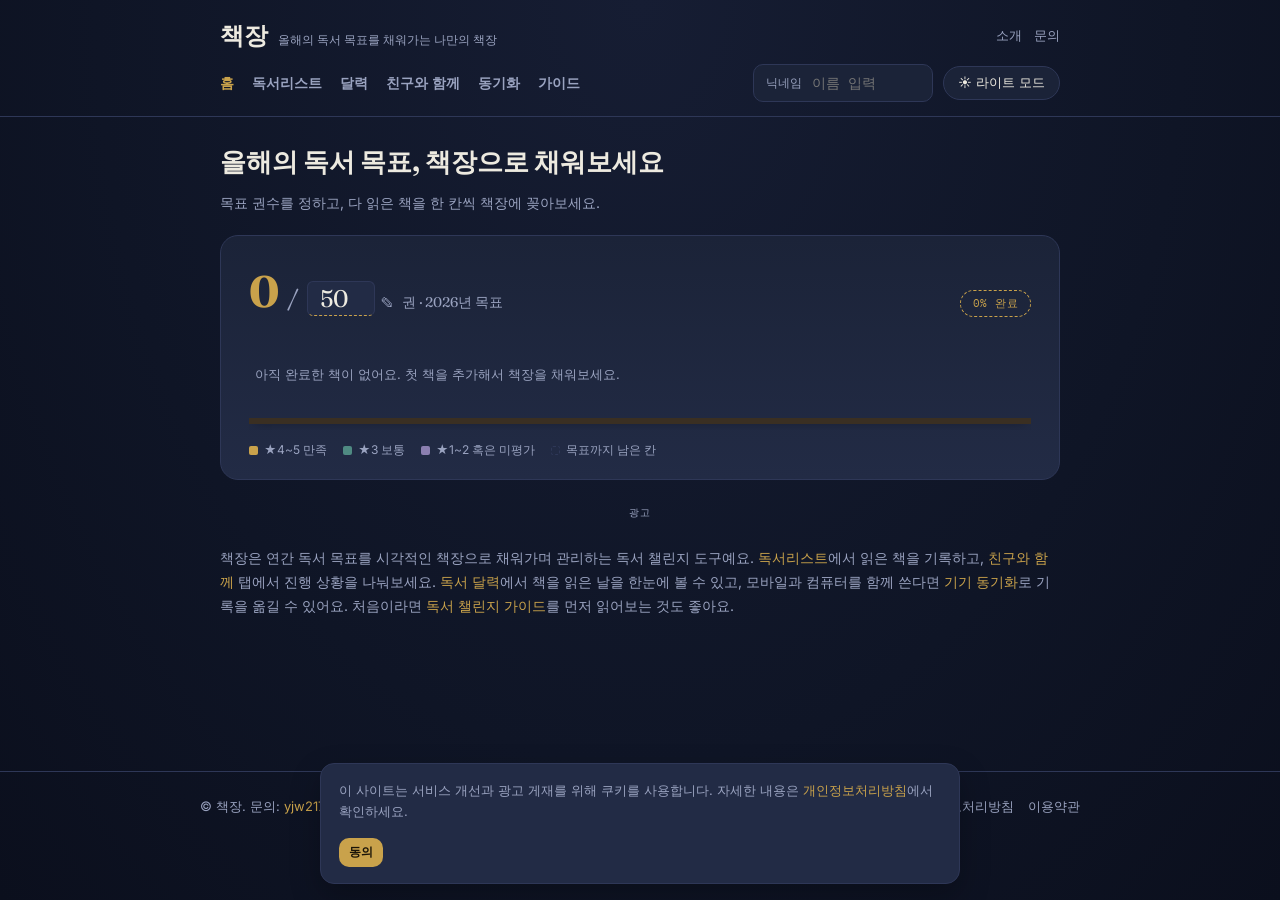
<file: index.html>
<!DOCTYPE html>
<html lang="ko">
<head>
<meta charset="UTF-8" />
<meta name="viewport" content="width=device-width, initial-scale=1.0" />
<title>책장 — 독서 챌린지 · 독서리스트 · 독서 달력</title>
<meta name="description" content="연간 목표 권수를 책장에 채워가는 무료 독서 챌린지. 독서리스트, 읽은 기간 달력, 친구와 진행률 공유까지 회원가입 없이 쓸 수 있어요." />
<link rel="canonical" href="https://book-list-alpha-jade.vercel.app/" />
<meta property="og:title" content="책장 — 독서 챌린지 · 독서리스트 · 독서 달력" />
<meta property="og:description" content="연간 목표 권수를 책장에 채워가는 무료 독서 챌린지. 독서리스트, 읽은 기간 달력, 친구와 진행률 공유까지 회원가입 없이 쓸 수 있어요." />
<meta property="og:type" content="website" />
<meta property="og:url" content="https://book-list-alpha-jade.vercel.app/" />

<meta property="og:site_name" content="책장" />
<meta property="og:locale" content="ko_KR" />
<meta property="og:image" content="https://book-list-alpha-jade.vercel.app/og-image.png" />
<meta property="og:image:width" content="1200" />
<meta property="og:image:height" content="630" />
<meta property="og:image:alt" content="책장 — 독서 챌린지 · 독서리스트 · 독서 달력" />
<meta name="twitter:card" content="summary_large_image" />
<meta name="theme-color" content="#12182B" />
<meta name="robots" content="index,follow,max-image-preview:large" />
<link rel="icon" href="/favicon.ico" sizes="any" />
<link rel="icon" type="image/svg+xml" href="/favicon.svg" />
<link rel="apple-touch-icon" href="/apple-touch-icon.png" />
<meta name="naver-site-verification" content="94036a1381612caa27bb5603e05f2cc52f9e1044" />
<script>
(function(){
  try{
    var t = localStorage.getItem('bookshelf.theme') || 'dark';
    document.documentElement.setAttribute('data-theme', t);
  }catch(e){}
})();
</script>
<link rel="preconnect" href="https://fonts.googleapis.com">
<link rel="preconnect" href="https://fonts.gstatic.com" crossorigin>
<link href="https://fonts.googleapis.com/css2?family=Fraunces:opsz,wght@9..144,400;9..144,600;9..144,700&family=Inter:wght@400;500;600;700&family=IBM+Plex+Mono:wght@400;500&display=swap" rel="stylesheet">
<link rel="stylesheet" href="assets/style.css" />
<script async src="https://pagead2.googlesyndication.com/pagead/js/adsbygoogle.js?client=ca-pub-2557338953436433" crossorigin="anonymous"></script>
<script type="application/ld+json">
{
  "@context": "https://schema.org",
  "@graph": [
    {
      "@type": "WebSite",
      "@id": "https://book-list-alpha-jade.vercel.app/#website",
      "url": "https://book-list-alpha-jade.vercel.app/",
      "name": "책장",
      "description": "연간 목표 권수를 책장에 채워가는 무료 독서 챌린지. 독서리스트, 읽은 기간 달력, 친구와 진행률 공유까지 회원가입 없이 쓸 수 있어요.",
      "inLanguage": "ko-KR",
      "publisher": {
        "@id": "https://book-list-alpha-jade.vercel.app/#org"
      }
    },
    {
      "@type": "WebApplication",
      "@id": "https://book-list-alpha-jade.vercel.app/#app",
      "name": "책장",
      "url": "https://book-list-alpha-jade.vercel.app/",
      "applicationCategory": "LifestyleApplication",
      "operatingSystem": "Web",
      "description": "연간 목표 권수, 읽은 기간, 평점, 한줄평을 기록하고 독서 달력과 친구 진행률 공유까지 제공하는 무료 독서 기록 도구.",
      "inLanguage": "ko-KR",
      "isAccessibleForFree": true,
      "offers": {
        "@type": "Offer",
        "price": "0",
        "priceCurrency": "KRW"
      },
      "featureList": [
        "연간 독서 목표와 책장 시각화",
        "독서리스트(읽는 중·완료·읽고 싶음)",
        "읽은 기간 기록과 독서 달력",
        "링크로 친구와 진행률 공유",
        "코드 기반 기기 간 동기화"
      ]
    },
    {
      "@type": "Organization",
      "@id": "https://book-list-alpha-jade.vercel.app/#org",
      "name": "책장",
      "url": "https://book-list-alpha-jade.vercel.app/",
      "logo": "https://book-list-alpha-jade.vercel.app/apple-touch-icon.png",
      "email": "yjw2172@naver.com",
      "contactPoint": {
        "@type": "ContactPoint",
        "contactType": "customer support",
        "email": "yjw2172@naver.com",
        "availableLanguage": "ko"
      }
    }
  ]
}
</script>
</head>
<body>
<header class="site-header">
  <div class="site-header-inner">
    <div class="header-top">
      <div class="brand">
      <a href="index.html">책장</a>
      <span>올해의 독서 목표를 채워가는 나만의 책장</span>
    </div>
      <nav class="util-nav">
        <a href="about.html" class="">소개</a>
        <a href="contact.html" class="">문의</a>
      </nav>
    </div>
    <div class="header-bottom">
      <nav class="main-nav">
      <a href="index.html" class="active">홈</a>
      <a href="list.html" class="">독서리스트</a>
      <a href="calendar.html" class="">달력</a>
      <a href="board.html" class="">친구와 함께</a>
      <a href="sync.html" class="">동기화</a>
      <a href="guide.html" class="">가이드</a>
    </nav>
      <div class="header-tools">
        <div class="nick-box">
        <label>닉네임</label>
        <input class="nick-input" placeholder="이름 입력" maxlength="14" />
      </div>
        <button class="theme-toggle" id="themeToggle">☀️ 라이트 모드</button>
      </div>
    </div>
  </div>
</header>

<div class="wrap">
  <h1 class="page-title">올해의 독서 목표, 책장으로 채워보세요</h1>
  <p class="page-sub">목표 권수를 정하고, 다 읽은 책을 한 칸씩 책장에 꽂아보세요.</p>
  <div class="hero">
    <div class="hero-top">
      <div class="goal-line">
        <span class="count" id="doneCount">0</span>
        <span class="slash">/</span>
        <span class="goal-edit">
          <input class="goal-input" id="goalInput" type="number" min="1" value="50" title="클릭해서 목표 권수 수정" />
          <span class="goal-edit-icon">✎</span>
        </span>
        <span class="goal-label">권 · <span id="yearLabel"></span>년 목표</span>
      </div>
      <div class="stamp" id="pctStamp">0% 완료</div>
    </div>
    <div class="shelf-scroll"><div class="shelf" id="shelf"></div></div>
    <div class="legend">
      <span><i class="dot" style="background:var(--gold)"></i>★4~5 만족</span>
      <span><i class="dot" style="background:var(--teal)"></i>★3 보통</span>
      <span><i class="dot" style="background:var(--lavender)"></i>★1~2 혹은 미평가</span>
      <span><i class="dot" style="border:1px dashed var(--border);background:transparent"></i>목표까지 남은 칸</span>
    </div>
  </div>

  <div class="ad-slot">
  <div class="ad-label">광고</div>
  <ins class="adsbygoogle"
       style="display:block"
       data-ad-client="ca-pub-2557338953436433"
       data-ad-slot="0000000000"
       data-ad-format="auto"
       data-full-width-responsive="true"></ins>
  <script>(adsbygoogle = window.adsbygoogle || []).push({});</script>
</div>

  <p style="color:var(--text-muted);font-size:14px;line-height:1.7;">
    책장은 연간 독서 목표를 시각적인 책장으로 채워가며 관리하는 독서 챌린지 도구예요.
    <a href="list.html">독서리스트</a>에서 읽은 책을 기록하고, <a href="board.html">친구와 함께</a> 탭에서 진행 상황을 나눠보세요.
    <a href="calendar.html">독서 달력</a>에서 책을 읽은 날을 한눈에 볼 수 있고, 모바일과 컴퓨터를 함께 쓴다면 <a href="sync.html">기기 동기화</a>로 기록을 옮길 수 있어요.
    처음이라면 <a href="guide.html">독서 챌린지 가이드</a>를 먼저 읽어보는 것도 좋아요.
  </p>
</div>
<footer class="site-footer">
  <div class="site-footer-inner">
    <div>&copy; 책장. 문의: <a href="mailto:yjw2172@naver.com">yjw2172@naver.com</a></div>
    <nav>
      <a href="privacy.html">개인정보처리방침</a>
      <a href="terms.html">이용약관</a>
    </nav>
  </div>
</footer>

<script src="assets/app.js"></script>
</body>
</html>
</file>
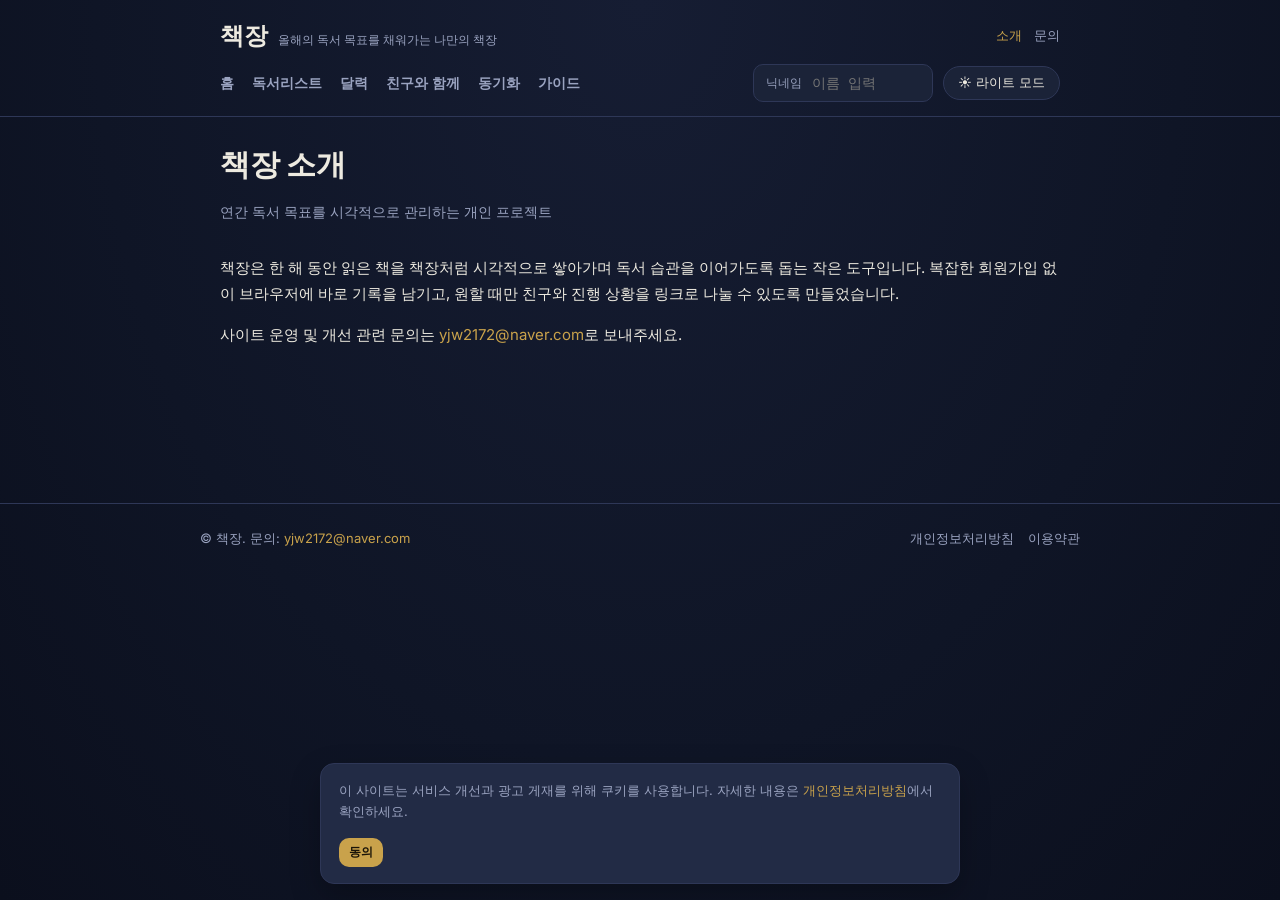
<file: about.html>
<!DOCTYPE html>
<html lang="ko">
<head>
<meta charset="UTF-8" />
<meta name="viewport" content="width=device-width, initial-scale=1.0" />
<title>책장 소개 · 독서 챌린지 도구 — 책장</title>
<meta name="description" content="책장은 연간 독서 목표를 책장 모양으로 채워가며 독서 습관을 이어가도록 돕는 무료 도구예요. 회원가입 없이 브라우저에서 바로 쓸 수 있어요." />
<link rel="canonical" href="https://book-list-alpha-jade.vercel.app/about.html" />
<meta property="og:title" content="책장 소개 · 독서 챌린지 도구 — 책장" />
<meta property="og:description" content="책장은 연간 독서 목표를 책장 모양으로 채워가며 독서 습관을 이어가도록 돕는 무료 도구예요. 회원가입 없이 브라우저에서 바로 쓸 수 있어요." />
<meta property="og:type" content="website" />
<meta property="og:url" content="https://book-list-alpha-jade.vercel.app/about.html" />

<meta property="og:site_name" content="책장" />
<meta property="og:locale" content="ko_KR" />
<meta property="og:image" content="https://book-list-alpha-jade.vercel.app/og-image.png" />
<meta property="og:image:width" content="1200" />
<meta property="og:image:height" content="630" />
<meta property="og:image:alt" content="책장 — 독서 챌린지 · 독서리스트 · 독서 달력" />
<meta name="twitter:card" content="summary_large_image" />
<meta name="theme-color" content="#12182B" />
<meta name="robots" content="index,follow,max-image-preview:large" />
<link rel="icon" href="/favicon.ico" sizes="any" />
<link rel="icon" type="image/svg+xml" href="/favicon.svg" />
<link rel="apple-touch-icon" href="/apple-touch-icon.png" />
<meta name="naver-site-verification" content="94036a1381612caa27bb5603e05f2cc52f9e1044" />
<script>
(function(){
  try{
    var t = localStorage.getItem('bookshelf.theme') || 'dark';
    document.documentElement.setAttribute('data-theme', t);
  }catch(e){}
})();
</script>
<link rel="preconnect" href="https://fonts.googleapis.com">
<link rel="preconnect" href="https://fonts.gstatic.com" crossorigin>
<link href="https://fonts.googleapis.com/css2?family=Fraunces:opsz,wght@9..144,400;9..144,600;9..144,700&family=Inter:wght@400;500;600;700&family=IBM+Plex+Mono:wght@400;500&display=swap" rel="stylesheet">
<link rel="stylesheet" href="assets/style.css" />
<script async src="https://pagead2.googlesyndication.com/pagead/js/adsbygoogle.js?client=ca-pub-2557338953436433" crossorigin="anonymous"></script>
</head>
<body>
<header class="site-header">
  <div class="site-header-inner">
    <div class="header-top">
      <div class="brand">
      <a href="index.html">책장</a>
      <span>올해의 독서 목표를 채워가는 나만의 책장</span>
    </div>
      <nav class="util-nav">
        <a href="about.html" class="active">소개</a>
        <a href="contact.html" class="">문의</a>
      </nav>
    </div>
    <div class="header-bottom">
      <nav class="main-nav">
      <a href="index.html" class="">홈</a>
      <a href="list.html" class="">독서리스트</a>
      <a href="calendar.html" class="">달력</a>
      <a href="board.html" class="">친구와 함께</a>
      <a href="sync.html" class="">동기화</a>
      <a href="guide.html" class="">가이드</a>
    </nav>
      <div class="header-tools">
        <div class="nick-box">
        <label>닉네임</label>
        <input class="nick-input" placeholder="이름 입력" maxlength="14" />
      </div>
        <button class="theme-toggle" id="themeToggle">☀️ 라이트 모드</button>
      </div>
    </div>
  </div>
</header>

<div class="wrap content-page">
  <h1>책장 소개</h1>
  <p class="subtitle">연간 독서 목표를 시각적으로 관리하는 개인 프로젝트</p>
  <p>책장은 한 해 동안 읽은 책을 책장처럼 시각적으로 쌓아가며 독서 습관을 이어가도록 돕는 작은 도구입니다.
  복잡한 회원가입 없이 브라우저에 바로 기록을 남기고, 원할 때만 친구와 진행 상황을 링크로 나눌 수 있도록 만들었습니다.</p>
  <p>사이트 운영 및 개선 관련 문의는 <a href="mailto:yjw2172@naver.com">yjw2172@naver.com</a>로 보내주세요.</p>
</div>
<footer class="site-footer">
  <div class="site-footer-inner">
    <div>&copy; 책장. 문의: <a href="mailto:yjw2172@naver.com">yjw2172@naver.com</a></div>
    <nav>
      <a href="privacy.html">개인정보처리방침</a>
      <a href="terms.html">이용약관</a>
    </nav>
  </div>
</footer>

<script src="assets/app.js"></script>
</body>
</html>
</file>
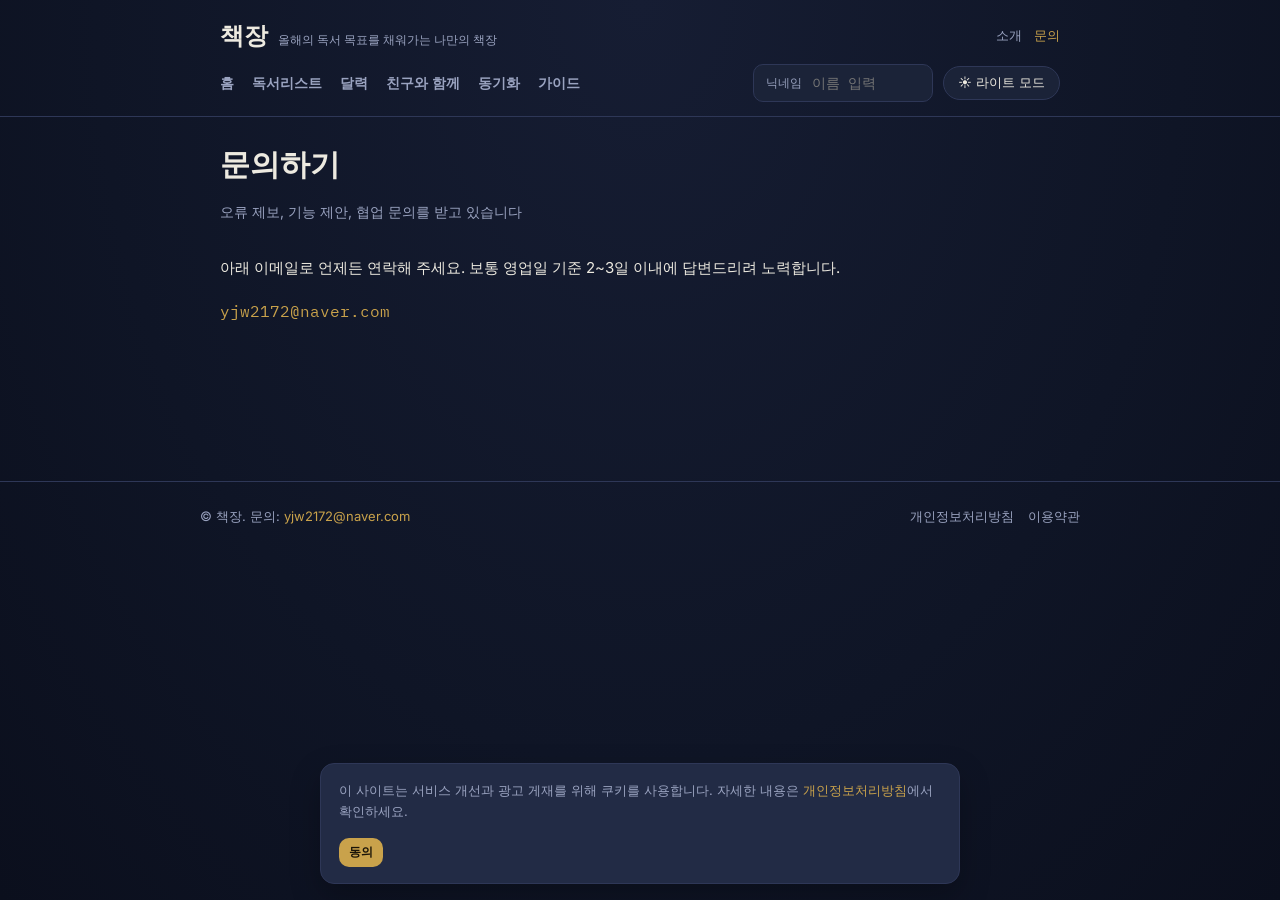
<file: contact.html>
<!DOCTYPE html>
<html lang="ko">
<head>
<meta charset="UTF-8" />
<meta name="viewport" content="width=device-width, initial-scale=1.0" />
<title>문의하기 · 오류 제보와 기능 제안 — 책장</title>
<meta name="description" content="책장 이용 중 오류 제보, 기능 제안, 협업 문의는 이메일(yjw2172@naver.com)로 보내주세요. 영업일 기준 2~3일 이내에 답변드리려 노력해요." />
<link rel="canonical" href="https://book-list-alpha-jade.vercel.app/contact.html" />
<meta property="og:title" content="문의하기 · 오류 제보와 기능 제안 — 책장" />
<meta property="og:description" content="책장 이용 중 오류 제보, 기능 제안, 협업 문의는 이메일(yjw2172@naver.com)로 보내주세요. 영업일 기준 2~3일 이내에 답변드리려 노력해요." />
<meta property="og:type" content="website" />
<meta property="og:url" content="https://book-list-alpha-jade.vercel.app/contact.html" />

<meta property="og:site_name" content="책장" />
<meta property="og:locale" content="ko_KR" />
<meta property="og:image" content="https://book-list-alpha-jade.vercel.app/og-image.png" />
<meta property="og:image:width" content="1200" />
<meta property="og:image:height" content="630" />
<meta property="og:image:alt" content="책장 — 독서 챌린지 · 독서리스트 · 독서 달력" />
<meta name="twitter:card" content="summary_large_image" />
<meta name="theme-color" content="#12182B" />
<meta name="robots" content="index,follow,max-image-preview:large" />
<link rel="icon" href="/favicon.ico" sizes="any" />
<link rel="icon" type="image/svg+xml" href="/favicon.svg" />
<link rel="apple-touch-icon" href="/apple-touch-icon.png" />
<meta name="naver-site-verification" content="94036a1381612caa27bb5603e05f2cc52f9e1044" />
<script>
(function(){
  try{
    var t = localStorage.getItem('bookshelf.theme') || 'dark';
    document.documentElement.setAttribute('data-theme', t);
  }catch(e){}
})();
</script>
<link rel="preconnect" href="https://fonts.googleapis.com">
<link rel="preconnect" href="https://fonts.gstatic.com" crossorigin>
<link href="https://fonts.googleapis.com/css2?family=Fraunces:opsz,wght@9..144,400;9..144,600;9..144,700&family=Inter:wght@400;500;600;700&family=IBM+Plex+Mono:wght@400;500&display=swap" rel="stylesheet">
<link rel="stylesheet" href="assets/style.css" />
<script async src="https://pagead2.googlesyndication.com/pagead/js/adsbygoogle.js?client=ca-pub-2557338953436433" crossorigin="anonymous"></script>
</head>
<body>
<header class="site-header">
  <div class="site-header-inner">
    <div class="header-top">
      <div class="brand">
      <a href="index.html">책장</a>
      <span>올해의 독서 목표를 채워가는 나만의 책장</span>
    </div>
      <nav class="util-nav">
        <a href="about.html" class="">소개</a>
        <a href="contact.html" class="active">문의</a>
      </nav>
    </div>
    <div class="header-bottom">
      <nav class="main-nav">
      <a href="index.html" class="">홈</a>
      <a href="list.html" class="">독서리스트</a>
      <a href="calendar.html" class="">달력</a>
      <a href="board.html" class="">친구와 함께</a>
      <a href="sync.html" class="">동기화</a>
      <a href="guide.html" class="">가이드</a>
    </nav>
      <div class="header-tools">
        <div class="nick-box">
        <label>닉네임</label>
        <input class="nick-input" placeholder="이름 입력" maxlength="14" />
      </div>
        <button class="theme-toggle" id="themeToggle">☀️ 라이트 모드</button>
      </div>
    </div>
  </div>
</header>

<div class="wrap content-page">
  <h1>문의하기</h1>
  <p class="subtitle">오류 제보, 기능 제안, 협업 문의를 받고 있습니다</p>
  <p>아래 이메일로 언제든 연락해 주세요. 보통 영업일 기준 2~3일 이내에 답변드리려 노력합니다.</p>
  <p style="font-family:'IBM Plex Mono', monospace; font-size:16px;">
    <a href="mailto:yjw2172@naver.com">yjw2172@naver.com</a>
  </p>
</div>
<footer class="site-footer">
  <div class="site-footer-inner">
    <div>&copy; 책장. 문의: <a href="mailto:yjw2172@naver.com">yjw2172@naver.com</a></div>
    <nav>
      <a href="privacy.html">개인정보처리방침</a>
      <a href="terms.html">이용약관</a>
    </nav>
  </div>
</footer>

<script src="assets/app.js"></script>
</body>
</html>
</file>
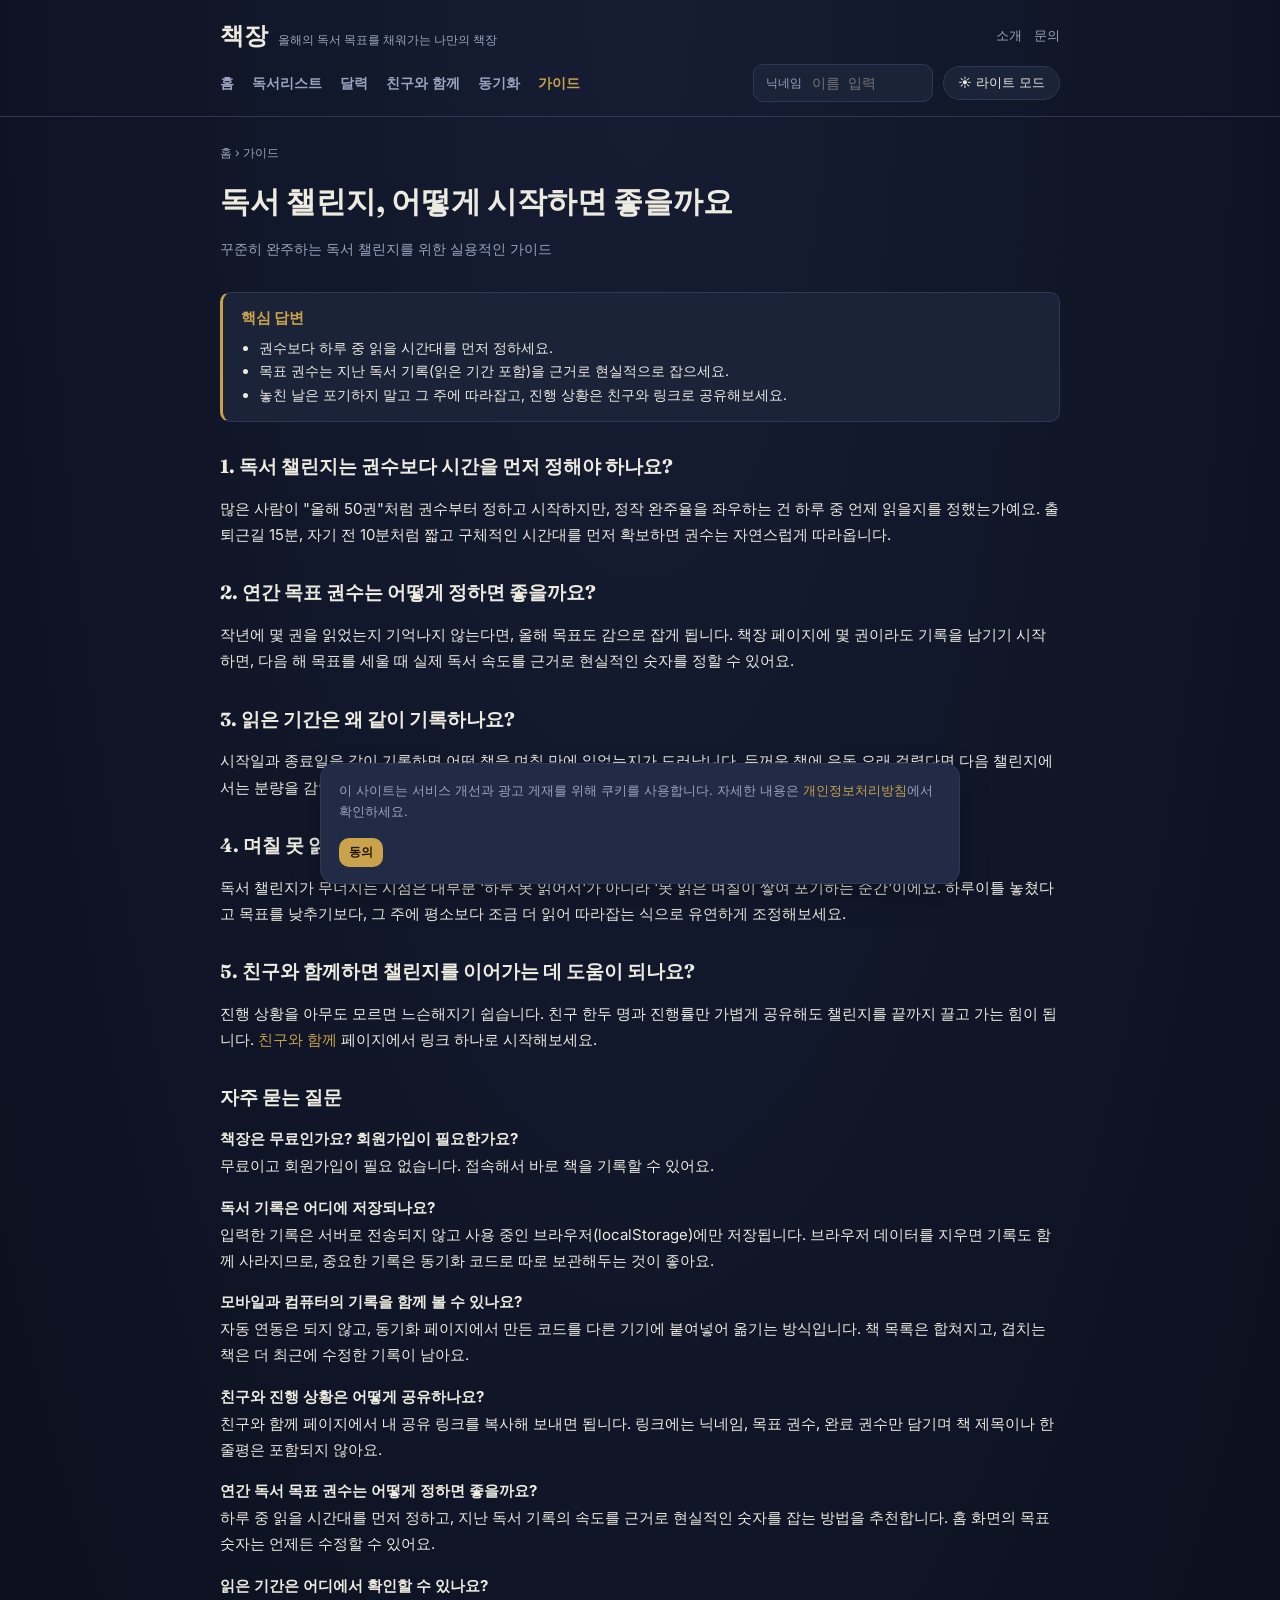
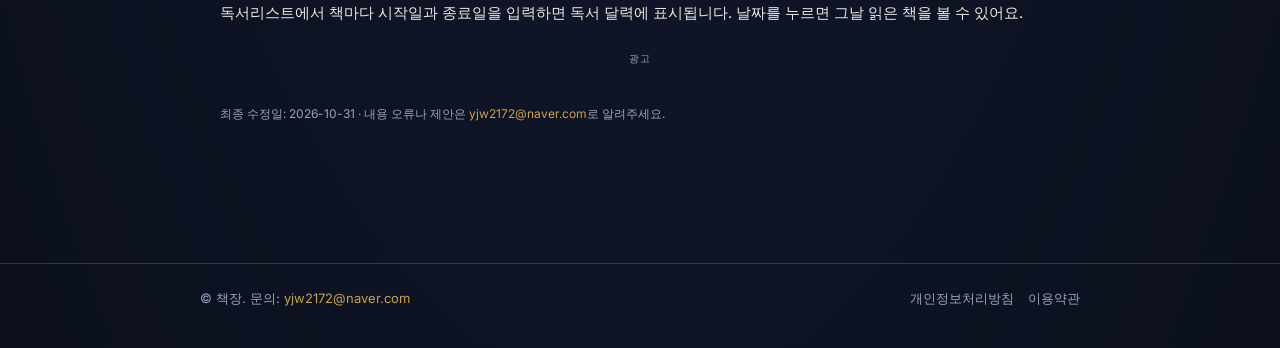
<file: guide.html>
<!DOCTYPE html>
<html lang="ko">
<head>
<meta charset="UTF-8" />
<meta name="viewport" content="width=device-width, initial-scale=1.0" />
<title>독서 챌린지 시작하는 법 — 책장</title>
<meta name="description" content="완주율을 높이는 독서 챌린지 설계법. 목표 권수 정하기, 읽은 기간 기록, 놓친 날 따라잡기, 친구와 함께하기까지 실용 팁과 자주 묻는 질문을 정리했어요." />
<link rel="canonical" href="https://book-list-alpha-jade.vercel.app/guide.html" />
<meta property="og:title" content="독서 챌린지 시작하는 법 — 책장" />
<meta property="og:description" content="완주율을 높이는 독서 챌린지 설계법. 목표 권수 정하기, 읽은 기간 기록, 놓친 날 따라잡기, 친구와 함께하기까지 실용 팁과 자주 묻는 질문을 정리했어요." />
<meta property="og:type" content="article" />
<meta property="og:url" content="https://book-list-alpha-jade.vercel.app/guide.html" />

<meta property="og:site_name" content="책장" />
<meta property="og:locale" content="ko_KR" />
<meta property="og:image" content="https://book-list-alpha-jade.vercel.app/og-image.png" />
<meta property="og:image:width" content="1200" />
<meta property="og:image:height" content="630" />
<meta property="og:image:alt" content="책장 — 독서 챌린지 · 독서리스트 · 독서 달력" />
<meta name="twitter:card" content="summary_large_image" />
<meta name="theme-color" content="#12182B" />
<meta name="robots" content="index,follow,max-image-preview:large" />
<link rel="icon" href="/favicon.ico" sizes="any" />
<link rel="icon" type="image/svg+xml" href="/favicon.svg" />
<link rel="apple-touch-icon" href="/apple-touch-icon.png" />
<meta name="naver-site-verification" content="94036a1381612caa27bb5603e05f2cc52f9e1044" />
<script>
(function(){
  try{
    var t = localStorage.getItem('bookshelf.theme') || 'dark';
    document.documentElement.setAttribute('data-theme', t);
  }catch(e){}
})();
</script>
<link rel="preconnect" href="https://fonts.googleapis.com">
<link rel="preconnect" href="https://fonts.gstatic.com" crossorigin>
<link href="https://fonts.googleapis.com/css2?family=Fraunces:opsz,wght@9..144,400;9..144,600;9..144,700&family=Inter:wght@400;500;600;700&family=IBM+Plex+Mono:wght@400;500&display=swap" rel="stylesheet">
<link rel="stylesheet" href="assets/style.css" />
<script async src="https://pagead2.googlesyndication.com/pagead/js/adsbygoogle.js?client=ca-pub-2557338953436433" crossorigin="anonymous"></script>
<script type="application/ld+json">
{
  "@context": "https://schema.org",
  "@graph": [
    {
      "@type": "Article",
      "@id": "https://book-list-alpha-jade.vercel.app/guide.html#article",
      "headline": "독서 챌린지, 어떻게 시작하면 좋을까요",
      "description": "완주율을 높이는 독서 챌린지 설계법. 목표 권수 정하기, 읽은 기간 기록, 놓친 날 따라잡기, 친구와 함께하기까지 실용 팁과 자주 묻는 질문을 정리했어요.",
      "inLanguage": "ko-KR",
      "datePublished": "2026-10-31",
      "dateModified": "2026-10-31",
      "mainEntityOfPage": "https://book-list-alpha-jade.vercel.app/guide.html",
      "author": {
        "@type": "Organization",
        "name": "책장",
        "url": "https://book-list-alpha-jade.vercel.app/"
      },
      "publisher": {
        "@type": "Organization",
        "name": "책장",
        "url": "https://book-list-alpha-jade.vercel.app/"
      }
    },
    {
      "@type": "BreadcrumbList",
      "itemListElement": [
        {
          "@type": "ListItem",
          "position": 1,
          "name": "홈",
          "item": "https://book-list-alpha-jade.vercel.app/"
        },
        {
          "@type": "ListItem",
          "position": 2,
          "name": "가이드",
          "item": "https://book-list-alpha-jade.vercel.app/guide.html"
        }
      ]
    },
    {
      "@type": "FAQPage",
      "mainEntity": [
        {
          "@type": "Question",
          "name": "책장은 무료인가요? 회원가입이 필요한가요?",
          "acceptedAnswer": {
            "@type": "Answer",
            "text": "무료이고 회원가입이 필요 없습니다. 접속해서 바로 책을 기록할 수 있어요."
          }
        },
        {
          "@type": "Question",
          "name": "독서 기록은 어디에 저장되나요?",
          "acceptedAnswer": {
            "@type": "Answer",
            "text": "입력한 기록은 서버로 전송되지 않고 사용 중인 브라우저(localStorage)에만 저장됩니다. 브라우저 데이터를 지우면 기록도 함께 사라지므로, 중요한 기록은 동기화 코드로 따로 보관해두는 것이 좋아요."
          }
        },
        {
          "@type": "Question",
          "name": "모바일과 컴퓨터의 기록을 함께 볼 수 있나요?",
          "acceptedAnswer": {
            "@type": "Answer",
            "text": "자동 연동은 되지 않고, 동기화 페이지에서 만든 코드를 다른 기기에 붙여넣어 옮기는 방식입니다. 책 목록은 합쳐지고, 겹치는 책은 더 최근에 수정한 기록이 남아요."
          }
        },
        {
          "@type": "Question",
          "name": "친구와 진행 상황은 어떻게 공유하나요?",
          "acceptedAnswer": {
            "@type": "Answer",
            "text": "친구와 함께 페이지에서 내 공유 링크를 복사해 보내면 됩니다. 링크에는 닉네임, 목표 권수, 완료 권수만 담기며 책 제목이나 한줄평은 포함되지 않아요."
          }
        },
        {
          "@type": "Question",
          "name": "연간 독서 목표 권수는 어떻게 정하면 좋을까요?",
          "acceptedAnswer": {
            "@type": "Answer",
            "text": "하루 중 읽을 시간대를 먼저 정하고, 지난 독서 기록의 속도를 근거로 현실적인 숫자를 잡는 방법을 추천합니다. 홈 화면의 목표 숫자는 언제든 수정할 수 있어요."
          }
        },
        {
          "@type": "Question",
          "name": "읽은 기간은 어디에서 확인할 수 있나요?",
          "acceptedAnswer": {
            "@type": "Answer",
            "text": "독서리스트에서 책마다 시작일과 종료일을 입력하면 독서 달력에 표시됩니다. 날짜를 누르면 그날 읽은 책을 볼 수 있어요."
          }
        }
      ]
    }
  ]
}
</script>
</head>
<body>
<header class="site-header">
  <div class="site-header-inner">
    <div class="header-top">
      <div class="brand">
      <a href="index.html">책장</a>
      <span>올해의 독서 목표를 채워가는 나만의 책장</span>
    </div>
      <nav class="util-nav">
        <a href="about.html" class="">소개</a>
        <a href="contact.html" class="">문의</a>
      </nav>
    </div>
    <div class="header-bottom">
      <nav class="main-nav">
      <a href="index.html" class="">홈</a>
      <a href="list.html" class="">독서리스트</a>
      <a href="calendar.html" class="">달력</a>
      <a href="board.html" class="">친구와 함께</a>
      <a href="sync.html" class="">동기화</a>
      <a href="guide.html" class="active">가이드</a>
    </nav>
      <div class="header-tools">
        <div class="nick-box">
        <label>닉네임</label>
        <input class="nick-input" placeholder="이름 입력" maxlength="14" />
      </div>
        <button class="theme-toggle" id="themeToggle">☀️ 라이트 모드</button>
      </div>
    </div>
  </div>
</header>

<div class="wrap content-page">
  <nav class="breadcrumb" aria-label="breadcrumb"><a href="index.html">홈</a> › <span>가이드</span></nav>
  <h1>독서 챌린지, 어떻게 시작하면 좋을까요</h1>
  <p class="subtitle">꾸준히 완주하는 독서 챌린지를 위한 실용적인 가이드</p>
  <div class="summary-box">
    <strong>핵심 답변</strong>
    <ul>
      <li>권수보다 하루 중 읽을 시간대를 먼저 정하세요.</li>
      <li>목표 권수는 지난 독서 기록(읽은 기간 포함)을 근거로 현실적으로 잡으세요.</li>
      <li>놓친 날은 포기하지 말고 그 주에 따라잡고, 진행 상황은 친구와 링크로 공유해보세요.</li>
    </ul>
  </div>


  <h2>1. 독서 챌린지는 권수보다 시간을 먼저 정해야 하나요?</h2>
  <p>많은 사람이 "올해 50권"처럼 권수부터 정하고 시작하지만, 정작 완주율을 좌우하는 건 하루 중 언제 읽을지를 정했는가예요.
  출퇴근길 15분, 자기 전 10분처럼 짧고 구체적인 시간대를 먼저 확보하면 권수는 자연스럽게 따라옵니다.</p>

  <h2>2. 연간 목표 권수는 어떻게 정하면 좋을까요?</h2>
  <p>작년에 몇 권을 읽었는지 기억나지 않는다면, 올해 목표도 감으로 잡게 됩니다. 책장 페이지에 몇 권이라도 기록을 남기기 시작하면,
  다음 해 목표를 세울 때 실제 독서 속도를 근거로 현실적인 숫자를 정할 수 있어요.</p>

  <h2>3. 읽은 기간은 왜 같이 기록하나요?</h2>
  <p>시작일과 종료일을 같이 기록하면 어떤 책을 며칠 만에 읽었는지가 드러납니다. 두꺼운 책에 유독 오래 걸렸다면
  다음 챌린지에서는 분량을 감안해 목표를 조정하는 식으로 활용할 수 있어요.</p>

  <h2>4. 며칠 못 읽었을 때 챌린지를 어떻게 이어가나요?</h2>
  <p>독서 챌린지가 무너지는 시점은 대부분 '하루 못 읽어서'가 아니라 '못 읽은 며칠이 쌓여 포기하는 순간'이에요.
  하루이틀 놓쳤다고 목표를 낮추기보다, 그 주에 평소보다 조금 더 읽어 따라잡는 식으로 유연하게 조정해보세요.</p>

  <h2>5. 친구와 함께하면 챌린지를 이어가는 데 도움이 되나요?</h2>
  <p>진행 상황을 아무도 모르면 느슨해지기 쉽습니다. 친구 한두 명과 진행률만 가볍게 공유해도 챌린지를 끝까지
  끌고 가는 힘이 됩니다. <a href="board.html">친구와 함께</a> 페이지에서 링크 하나로 시작해보세요.</p>

  <h2>자주 묻는 질문</h2>
  <div class="faq-item"><h3>책장은 무료인가요? 회원가입이 필요한가요?</h3><p>무료이고 회원가입이 필요 없습니다. 접속해서 바로 책을 기록할 수 있어요.</p></div>
  <div class="faq-item"><h3>독서 기록은 어디에 저장되나요?</h3><p>입력한 기록은 서버로 전송되지 않고 사용 중인 브라우저(localStorage)에만 저장됩니다. 브라우저 데이터를 지우면 기록도 함께 사라지므로, 중요한 기록은 동기화 코드로 따로 보관해두는 것이 좋아요.</p></div>
  <div class="faq-item"><h3>모바일과 컴퓨터의 기록을 함께 볼 수 있나요?</h3><p>자동 연동은 되지 않고, 동기화 페이지에서 만든 코드를 다른 기기에 붙여넣어 옮기는 방식입니다. 책 목록은 합쳐지고, 겹치는 책은 더 최근에 수정한 기록이 남아요.</p></div>
  <div class="faq-item"><h3>친구와 진행 상황은 어떻게 공유하나요?</h3><p>친구와 함께 페이지에서 내 공유 링크를 복사해 보내면 됩니다. 링크에는 닉네임, 목표 권수, 완료 권수만 담기며 책 제목이나 한줄평은 포함되지 않아요.</p></div>
  <div class="faq-item"><h3>연간 독서 목표 권수는 어떻게 정하면 좋을까요?</h3><p>하루 중 읽을 시간대를 먼저 정하고, 지난 독서 기록의 속도를 근거로 현실적인 숫자를 잡는 방법을 추천합니다. 홈 화면의 목표 숫자는 언제든 수정할 수 있어요.</p></div>
  <div class="faq-item"><h3>읽은 기간은 어디에서 확인할 수 있나요?</h3><p>독서리스트에서 책마다 시작일과 종료일을 입력하면 독서 달력에 표시됩니다. 날짜를 누르면 그날 읽은 책을 볼 수 있어요.</p></div>

  <div class="ad-slot">
  <div class="ad-label">광고</div>
  <ins class="adsbygoogle"
       style="display:block"
       data-ad-client="ca-pub-2557338953436433"
       data-ad-slot="0000000000"
       data-ad-format="auto"
       data-full-width-responsive="true"></ins>
  <script>(adsbygoogle = window.adsbygoogle || []).push({});</script>
</div>

  <div class="updated">최종 수정일: 2026-10-31 · 내용 오류나 제안은 <a href="mailto:yjw2172@naver.com">yjw2172@naver.com</a>로 알려주세요.</div>
</div>
<footer class="site-footer">
  <div class="site-footer-inner">
    <div>&copy; 책장. 문의: <a href="mailto:yjw2172@naver.com">yjw2172@naver.com</a></div>
    <nav>
      <a href="privacy.html">개인정보처리방침</a>
      <a href="terms.html">이용약관</a>
    </nav>
  </div>
</footer>

<script src="assets/app.js"></script>
</body>
</html>
</file>
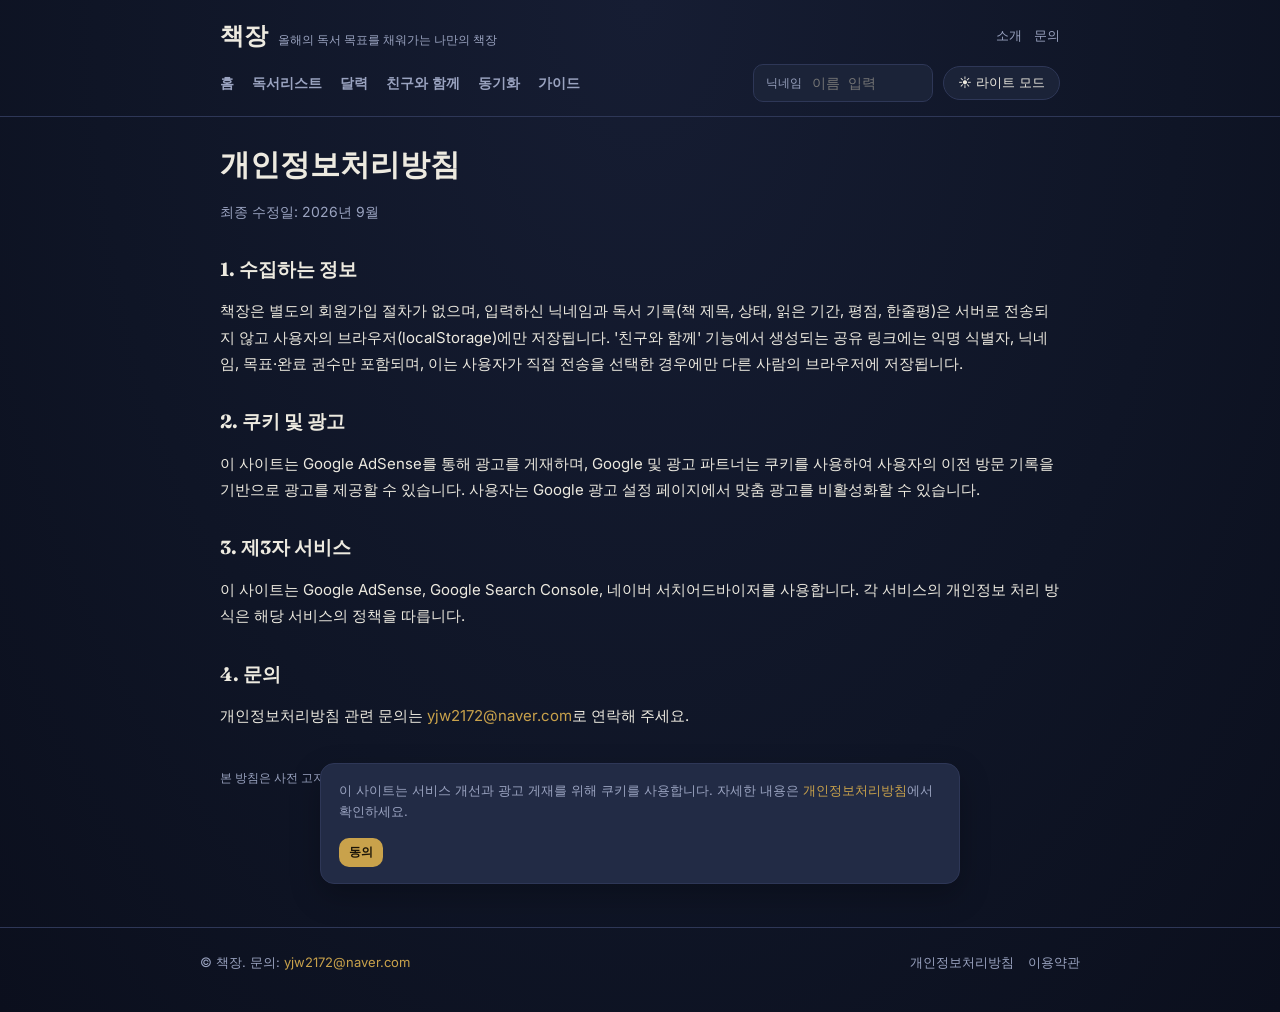
<file: privacy.html>
<!DOCTYPE html>
<html lang="ko">
<head>
<meta charset="UTF-8" />
<meta name="viewport" content="width=device-width, initial-scale=1.0" />
<title>개인정보처리방침 — 책장</title>
<meta name="description" content="책장의 개인정보처리방침이에요. 입력한 독서 기록은 서버로 전송되지 않고 브라우저에만 저장되며, 광고 쿠키 사용 안내와 문의 방법을 담고 있어요." />
<link rel="canonical" href="https://book-list-alpha-jade.vercel.app/privacy.html" />
<meta property="og:title" content="개인정보처리방침 — 책장" />
<meta property="og:description" content="책장의 개인정보처리방침이에요. 입력한 독서 기록은 서버로 전송되지 않고 브라우저에만 저장되며, 광고 쿠키 사용 안내와 문의 방법을 담고 있어요." />
<meta property="og:type" content="website" />
<meta property="og:url" content="https://book-list-alpha-jade.vercel.app/privacy.html" />

<meta property="og:site_name" content="책장" />
<meta property="og:locale" content="ko_KR" />
<meta property="og:image" content="https://book-list-alpha-jade.vercel.app/og-image.png" />
<meta property="og:image:width" content="1200" />
<meta property="og:image:height" content="630" />
<meta property="og:image:alt" content="책장 — 독서 챌린지 · 독서리스트 · 독서 달력" />
<meta name="twitter:card" content="summary_large_image" />
<meta name="theme-color" content="#12182B" />
<meta name="robots" content="index,follow,max-image-preview:large" />
<link rel="icon" href="/favicon.ico" sizes="any" />
<link rel="icon" type="image/svg+xml" href="/favicon.svg" />
<link rel="apple-touch-icon" href="/apple-touch-icon.png" />
<meta name="naver-site-verification" content="94036a1381612caa27bb5603e05f2cc52f9e1044" />
<script>
(function(){
  try{
    var t = localStorage.getItem('bookshelf.theme') || 'dark';
    document.documentElement.setAttribute('data-theme', t);
  }catch(e){}
})();
</script>
<link rel="preconnect" href="https://fonts.googleapis.com">
<link rel="preconnect" href="https://fonts.gstatic.com" crossorigin>
<link href="https://fonts.googleapis.com/css2?family=Fraunces:opsz,wght@9..144,400;9..144,600;9..144,700&family=Inter:wght@400;500;600;700&family=IBM+Plex+Mono:wght@400;500&display=swap" rel="stylesheet">
<link rel="stylesheet" href="assets/style.css" />
<script async src="https://pagead2.googlesyndication.com/pagead/js/adsbygoogle.js?client=ca-pub-2557338953436433" crossorigin="anonymous"></script>
</head>
<body>
<header class="site-header">
  <div class="site-header-inner">
    <div class="header-top">
      <div class="brand">
      <a href="index.html">책장</a>
      <span>올해의 독서 목표를 채워가는 나만의 책장</span>
    </div>
      <nav class="util-nav">
        <a href="about.html" class="">소개</a>
        <a href="contact.html" class="">문의</a>
      </nav>
    </div>
    <div class="header-bottom">
      <nav class="main-nav">
      <a href="index.html" class="">홈</a>
      <a href="list.html" class="">독서리스트</a>
      <a href="calendar.html" class="">달력</a>
      <a href="board.html" class="">친구와 함께</a>
      <a href="sync.html" class="">동기화</a>
      <a href="guide.html" class="">가이드</a>
    </nav>
      <div class="header-tools">
        <div class="nick-box">
        <label>닉네임</label>
        <input class="nick-input" placeholder="이름 입력" maxlength="14" />
      </div>
        <button class="theme-toggle" id="themeToggle">☀️ 라이트 모드</button>
      </div>
    </div>
  </div>
</header>

<div class="wrap content-page">
  <h1>개인정보처리방침</h1>
  <p class="subtitle">최종 수정일: 2026년 9월</p>

  <h2>1. 수집하는 정보</h2>
  <p>책장은 별도의 회원가입 절차가 없으며, 입력하신 닉네임과 독서 기록(책 제목, 상태, 읽은 기간, 평점, 한줄평)은
  서버로 전송되지 않고 사용자의 브라우저(localStorage)에만 저장됩니다. '친구와 함께' 기능에서 생성되는 공유 링크에는
  익명 식별자, 닉네임, 목표·완료 권수만 포함되며, 이는 사용자가 직접 전송을 선택한 경우에만 다른 사람의 브라우저에 저장됩니다.</p>

  <h2>2. 쿠키 및 광고</h2>
  <p>이 사이트는 Google AdSense를 통해 광고를 게재하며, Google 및 광고 파트너는 쿠키를 사용하여 사용자의 이전
  방문 기록을 기반으로 광고를 제공할 수 있습니다. 사용자는 Google 광고 설정 페이지에서 맞춤 광고를 비활성화할 수 있습니다.</p>

  <h2>3. 제3자 서비스</h2>
  <p>이 사이트는 Google AdSense, Google Search Console, 네이버 서치어드바이저를 사용합니다. 각 서비스의 개인정보 처리
  방식은 해당 서비스의 정책을 따릅니다.</p>

  <h2>4. 문의</h2>
  <p>개인정보처리방침 관련 문의는 <a href="mailto:yjw2172@naver.com">yjw2172@naver.com</a>로 연락해 주세요.</p>

  <div class="updated">본 방침은 사전 고지 없이 변경될 수 있습니다.</div>
</div>
<footer class="site-footer">
  <div class="site-footer-inner">
    <div>&copy; 책장. 문의: <a href="mailto:yjw2172@naver.com">yjw2172@naver.com</a></div>
    <nav>
      <a href="privacy.html">개인정보처리방침</a>
      <a href="terms.html">이용약관</a>
    </nav>
  </div>
</footer>

<script src="assets/app.js"></script>
</body>
</html>
</file>
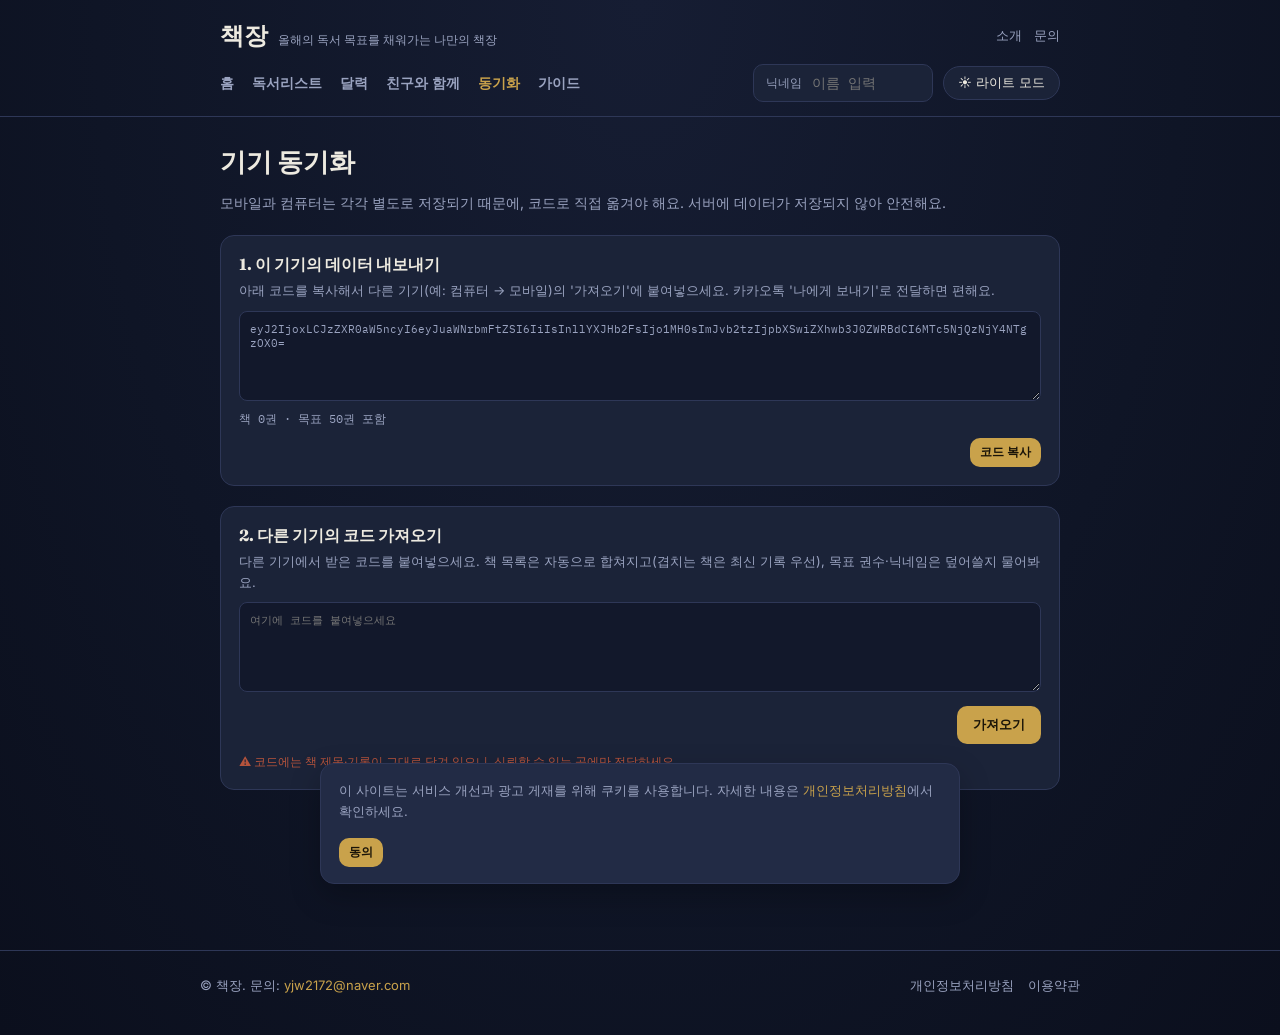
<file: sync.html>
<!DOCTYPE html>
<html lang="ko">
<head>
<meta charset="UTF-8" />
<meta name="viewport" content="width=device-width, initial-scale=1.0" />
<title>기기 동기화 — 책장</title>
<meta name="description" content="코드 하나로 모바일과 컴퓨터의 독서 기록을 동기화하세요." />
<link rel="canonical" href="https://book-list-alpha-jade.vercel.app/sync.html" />
<meta property="og:title" content="기기 동기화 — 책장" />
<meta property="og:description" content="코드 하나로 모바일과 컴퓨터의 독서 기록을 동기화하세요." />
<meta property="og:type" content="website" />
<meta property="og:url" content="https://book-list-alpha-jade.vercel.app/sync.html" />

<meta property="og:site_name" content="책장" />
<meta property="og:locale" content="ko_KR" />
<meta property="og:image" content="https://book-list-alpha-jade.vercel.app/og-image.png" />
<meta property="og:image:width" content="1200" />
<meta property="og:image:height" content="630" />
<meta property="og:image:alt" content="책장 — 독서 챌린지 · 독서리스트 · 독서 달력" />
<meta name="twitter:card" content="summary_large_image" />
<meta name="theme-color" content="#12182B" />
<meta name="robots" content="noindex,follow" />
<link rel="icon" href="/favicon.ico" sizes="any" />
<link rel="icon" type="image/svg+xml" href="/favicon.svg" />
<link rel="apple-touch-icon" href="/apple-touch-icon.png" />
<meta name="naver-site-verification" content="94036a1381612caa27bb5603e05f2cc52f9e1044" />
<script>
(function(){
  try{
    var t = localStorage.getItem('bookshelf.theme') || 'dark';
    document.documentElement.setAttribute('data-theme', t);
  }catch(e){}
})();
</script>
<link rel="preconnect" href="https://fonts.googleapis.com">
<link rel="preconnect" href="https://fonts.gstatic.com" crossorigin>
<link href="https://fonts.googleapis.com/css2?family=Fraunces:opsz,wght@9..144,400;9..144,600;9..144,700&family=Inter:wght@400;500;600;700&family=IBM+Plex+Mono:wght@400;500&display=swap" rel="stylesheet">
<link rel="stylesheet" href="assets/style.css" />
<script async src="https://pagead2.googlesyndication.com/pagead/js/adsbygoogle.js?client=ca-pub-2557338953436433" crossorigin="anonymous"></script>
</head>
<body>
<header class="site-header">
  <div class="site-header-inner">
    <div class="header-top">
      <div class="brand">
      <a href="index.html">책장</a>
      <span>올해의 독서 목표를 채워가는 나만의 책장</span>
    </div>
      <nav class="util-nav">
        <a href="about.html" class="">소개</a>
        <a href="contact.html" class="">문의</a>
      </nav>
    </div>
    <div class="header-bottom">
      <nav class="main-nav">
      <a href="index.html" class="">홈</a>
      <a href="list.html" class="">독서리스트</a>
      <a href="calendar.html" class="">달력</a>
      <a href="board.html" class="">친구와 함께</a>
      <a href="sync.html" class="active">동기화</a>
      <a href="guide.html" class="">가이드</a>
    </nav>
      <div class="header-tools">
        <div class="nick-box">
        <label>닉네임</label>
        <input class="nick-input" placeholder="이름 입력" maxlength="14" />
      </div>
        <button class="theme-toggle" id="themeToggle">☀️ 라이트 모드</button>
      </div>
    </div>
  </div>
</header>

<div class="wrap">
  <h1 class="page-title">기기 동기화</h1>
  <p class="page-sub">모바일과 컴퓨터는 각각 별도로 저장되기 때문에, 코드로 직접 옮겨야 해요. 서버에 데이터가 저장되지 않아 안전해요.</p>

  <div class="sync-card">
    <h3>1. 이 기기의 데이터 내보내기</h3>
    <div class="txt">아래 코드를 복사해서 다른 기기(예: 컴퓨터 → 모바일)의 '가져오기'에 붙여넣으세요. 카카오톡 '나에게 보내기'로 전달하면 편해요.</div>
    <textarea id="exportCode" class="sync-code" readonly></textarea>
    <div class="sync-info" id="exportInfo"></div>
    <div class="sync-actions"><button class="btn small" id="copyExportBtn">코드 복사</button></div>
  </div>

  <div class="sync-card">
    <h3>2. 다른 기기의 코드 가져오기</h3>
    <div class="txt">다른 기기에서 받은 코드를 붙여넣으세요. 책 목록은 자동으로 합쳐지고(겹치는 책은 최신 기록 우선), 목표 권수·닉네임은 덮어쓸지 물어봐요.</div>
    <textarea id="importCode" class="sync-code" placeholder="여기에 코드를 붙여넣으세요"></textarea>
    <div class="sync-actions"><button class="btn" id="importBtn">가져오기</button></div>
    <div class="sync-warning">⚠ 코드에는 책 제목·기록이 그대로 담겨 있으니, 신뢰할 수 있는 곳에만 전달하세요.</div>
  </div>

  </div>
<footer class="site-footer">
  <div class="site-footer-inner">
    <div>&copy; 책장. 문의: <a href="mailto:yjw2172@naver.com">yjw2172@naver.com</a></div>
    <nav>
      <a href="privacy.html">개인정보처리방침</a>
      <a href="terms.html">이용약관</a>
    </nav>
  </div>
</footer>

<script src="assets/app.js"></script>
</body>
</html>
</file>
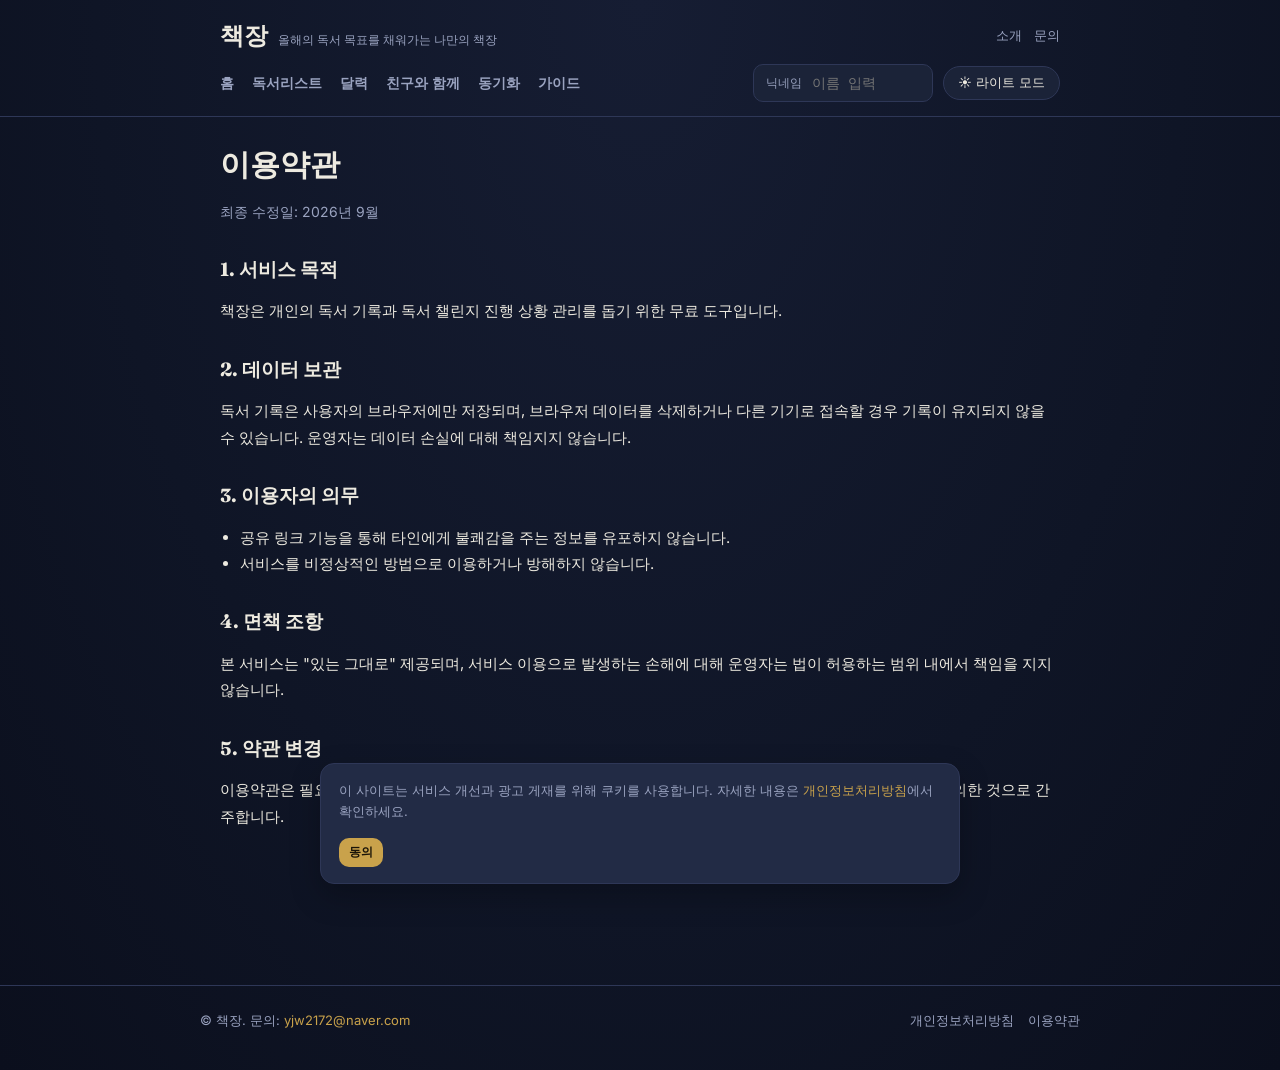
<file: terms.html>
<!DOCTYPE html>
<html lang="ko">
<head>
<meta charset="UTF-8" />
<meta name="viewport" content="width=device-width, initial-scale=1.0" />
<title>이용약관 — 책장</title>
<meta name="description" content="책장 이용약관이에요. 서비스 목적, 브라우저 저장 데이터의 보관과 손실, 이용자의 의무, 면책 조항, 약관 변경에 대해 안내해요." />
<link rel="canonical" href="https://book-list-alpha-jade.vercel.app/terms.html" />
<meta property="og:title" content="이용약관 — 책장" />
<meta property="og:description" content="책장 이용약관이에요. 서비스 목적, 브라우저 저장 데이터의 보관과 손실, 이용자의 의무, 면책 조항, 약관 변경에 대해 안내해요." />
<meta property="og:type" content="website" />
<meta property="og:url" content="https://book-list-alpha-jade.vercel.app/terms.html" />

<meta property="og:site_name" content="책장" />
<meta property="og:locale" content="ko_KR" />
<meta property="og:image" content="https://book-list-alpha-jade.vercel.app/og-image.png" />
<meta property="og:image:width" content="1200" />
<meta property="og:image:height" content="630" />
<meta property="og:image:alt" content="책장 — 독서 챌린지 · 독서리스트 · 독서 달력" />
<meta name="twitter:card" content="summary_large_image" />
<meta name="theme-color" content="#12182B" />
<meta name="robots" content="index,follow,max-image-preview:large" />
<link rel="icon" href="/favicon.ico" sizes="any" />
<link rel="icon" type="image/svg+xml" href="/favicon.svg" />
<link rel="apple-touch-icon" href="/apple-touch-icon.png" />
<meta name="naver-site-verification" content="94036a1381612caa27bb5603e05f2cc52f9e1044" />
<script>
(function(){
  try{
    var t = localStorage.getItem('bookshelf.theme') || 'dark';
    document.documentElement.setAttribute('data-theme', t);
  }catch(e){}
})();
</script>
<link rel="preconnect" href="https://fonts.googleapis.com">
<link rel="preconnect" href="https://fonts.gstatic.com" crossorigin>
<link href="https://fonts.googleapis.com/css2?family=Fraunces:opsz,wght@9..144,400;9..144,600;9..144,700&family=Inter:wght@400;500;600;700&family=IBM+Plex+Mono:wght@400;500&display=swap" rel="stylesheet">
<link rel="stylesheet" href="assets/style.css" />
<script async src="https://pagead2.googlesyndication.com/pagead/js/adsbygoogle.js?client=ca-pub-2557338953436433" crossorigin="anonymous"></script>
</head>
<body>
<header class="site-header">
  <div class="site-header-inner">
    <div class="header-top">
      <div class="brand">
      <a href="index.html">책장</a>
      <span>올해의 독서 목표를 채워가는 나만의 책장</span>
    </div>
      <nav class="util-nav">
        <a href="about.html" class="">소개</a>
        <a href="contact.html" class="">문의</a>
      </nav>
    </div>
    <div class="header-bottom">
      <nav class="main-nav">
      <a href="index.html" class="">홈</a>
      <a href="list.html" class="">독서리스트</a>
      <a href="calendar.html" class="">달력</a>
      <a href="board.html" class="">친구와 함께</a>
      <a href="sync.html" class="">동기화</a>
      <a href="guide.html" class="">가이드</a>
    </nav>
      <div class="header-tools">
        <div class="nick-box">
        <label>닉네임</label>
        <input class="nick-input" placeholder="이름 입력" maxlength="14" />
      </div>
        <button class="theme-toggle" id="themeToggle">☀️ 라이트 모드</button>
      </div>
    </div>
  </div>
</header>

<div class="wrap content-page">
  <h1>이용약관</h1>
  <p class="subtitle">최종 수정일: 2026년 9월</p>

  <h2>1. 서비스 목적</h2>
  <p>책장은 개인의 독서 기록과 독서 챌린지 진행 상황 관리를 돕기 위한 무료 도구입니다.</p>

  <h2>2. 데이터 보관</h2>
  <p>독서 기록은 사용자의 브라우저에만 저장되며, 브라우저 데이터를 삭제하거나 다른 기기로 접속할 경우 기록이 유지되지
  않을 수 있습니다. 운영자는 데이터 손실에 대해 책임지지 않습니다.</p>

  <h2>3. 이용자의 의무</h2>
  <ul>
    <li>공유 링크 기능을 통해 타인에게 불쾌감을 주는 정보를 유포하지 않습니다.</li>
    <li>서비스를 비정상적인 방법으로 이용하거나 방해하지 않습니다.</li>
  </ul>

  <h2>4. 면책 조항</h2>
  <p>본 서비스는 "있는 그대로" 제공되며, 서비스 이용으로 발생하는 손해에 대해 운영자는 법이 허용하는 범위 내에서 책임을 지지 않습니다.</p>

  <h2>5. 약관 변경</h2>
  <p>이용약관은 필요 시 사전 고지 없이 변경될 수 있으며, 변경 후에도 서비스를 계속 이용할 경우 변경된 약관에 동의한 것으로 간주합니다.</p>
</div>
<footer class="site-footer">
  <div class="site-footer-inner">
    <div>&copy; 책장. 문의: <a href="mailto:yjw2172@naver.com">yjw2172@naver.com</a></div>
    <nav>
      <a href="privacy.html">개인정보처리방침</a>
      <a href="terms.html">이용약관</a>
    </nav>
  </div>
</footer>

<script src="assets/app.js"></script>
</body>
</html>
</file>
<file: assets/style.css>
:root{
  --bg: #12182B;
  --surface: #1B2338;
  --surface-2: #222B45;
  --border: #2E3757;
  --text: #EDEAE0;
  --text-muted: #9AA3C0;
  --gold: #C9A24B;
  --gold-soft: rgba(201,162,75,0.18);
  --teal: #4F8A82;
  --teal-soft: rgba(79,138,130,0.18);
  --lavender: #8B7FB0;
  --lavender-soft: rgba(139,127,176,0.18);
  --rust: #B5533C;
  --rust-soft: rgba(181,83,60,0.18);
  --bg-grad-1: #161d33;
  --bg-grad-2: #0f1526;
  --bg-grad-3: #0b0f1d;
  --shelf-wood: #3a2f22;
}
:root[data-theme="light"]{
  --bg: #F7F3EA;
  --surface: #FFFFFF;
  --surface-2: #F1EADA;
  --border: #E1D7C2;
  --text: #2B2417;
  --text-muted: #7A705B;
  --gold: #A9782F;
  --gold-soft: rgba(169,120,47,0.14);
  --teal: #2F6960;
  --teal-soft: rgba(47,105,96,0.14);
  --lavender: #6653A0;
  --lavender-soft: rgba(102,83,160,0.14);
  --rust: #A14A34;
  --rust-soft: rgba(161,74,52,0.14);
  --bg-grad-1: #ffffff;
  --bg-grad-2: #f7f1e2;
  --bg-grad-3: #efe4cb;
  --shelf-wood: #8a6a45;
}
*{ box-sizing:border-box; }
html,body{ margin:0; padding:0; }
body{
  background: radial-gradient(ellipse at top, var(--bg-grad-1) 0%, var(--bg-grad-2) 60%, var(--bg-grad-3) 100%);
  color: var(--text);
  font-family: 'Inter', sans-serif;
  min-height: 100vh;
  transition: background .2s, color .2s;
}
a{ color: var(--gold); text-decoration:none; }
a:hover{ text-decoration:underline; }
.wrap{ max-width: 880px; margin: 0 auto; padding: 0 20px 80px; }

/* ---------- Site header / nav ---------- */
.site-header{ border-bottom: 1px solid var(--border); margin-bottom: 28px; }
.site-header-inner{
  max-width: 880px; margin:0 auto; padding: 20px 20px 14px;
  display:flex; justify-content:space-between; align-items:center; flex-wrap:wrap; gap:12px;
}
.brand{ display:flex; align-items:baseline; gap:10px; }
.brand a{ font-family:'Fraunces', serif; font-weight:700; font-size: 24px; color: var(--text); }
.brand span{ color: var(--text-muted); font-size:12px; }
.header-right{ display:flex; align-items:center; gap:16px; flex-wrap:wrap; }
nav.main-nav{ display:flex; gap:18px; flex-wrap:wrap; }
nav.main-nav a{ color: var(--text-muted); font-size:14px; font-weight:600; }
nav.main-nav a.active, nav.main-nav a:hover{ color: var(--gold); text-decoration:none; }
.theme-toggle{
  background: var(--surface); border:1px solid var(--border); color: var(--text);
  border-radius: 999px; padding: 7px 14px; font-size:13px; cursor:pointer; font-family:'Inter';
  display:flex; align-items:center; gap:6px;
}
.theme-toggle:hover{ border-color: var(--gold); }

/* ---------- Site footer ---------- */
.site-footer{ border-top: 1px solid var(--border); margin-top: 60px; padding: 26px 20px 40px; color: var(--text-muted); font-size: 13px; }
.site-footer-inner{ max-width:880px; margin:0 auto; display:flex; justify-content:space-between; flex-wrap:wrap; gap:12px; }
.site-footer nav{ display:flex; gap:14px; flex-wrap:wrap; }
.site-footer nav a{ color: var(--text-muted); }
.site-footer nav a:hover{ color: var(--gold); }

/* ---------- Legal / content pages ---------- */
.content-page h1{ font-family:'Fraunces', serif; font-size: 30px; margin-bottom: 6px; }
.content-page .subtitle{ color: var(--text-muted); font-size:14px; margin-bottom: 30px; }
.content-page h2{ font-family:'Fraunces', serif; font-size: 19px; margin-top: 32px; }
.content-page p, .content-page li{ line-height:1.75; color: var(--text); font-size: 15px; }
.content-page ul{ padding-left: 20px; }
.content-page .updated{ color: var(--text-muted); font-size:12px; margin-top: 40px; }

/* ---------- Hero / Goal card ---------- */
.hero{
  background: linear-gradient(180deg, var(--surface) 0%, var(--surface-2) 100%);
  border:1px solid var(--border); border-radius: 18px;
  padding: 28px 28px 20px; margin-bottom: 22px; position: relative; overflow: hidden;
}
.hero-top{ display:flex; justify-content:space-between; align-items:baseline; flex-wrap:wrap; gap:12px; margin-bottom: 18px; }
.goal-line{ display:flex; align-items:baseline; gap:8px; font-family:'Fraunces', serif; }
.goal-line .count{ font-size: 44px; font-weight:700; color: var(--gold); }
.goal-line .slash{ font-size: 24px; color: var(--text-muted); }
.goal-edit{ display:flex; align-items:baseline; gap:6px; }
.goal-input{
  background: var(--surface-2); border:1px solid var(--border); border-bottom: 1px dashed var(--gold);
  border-radius: 6px; color: var(--text); font-family:'Fraunces', serif; font-size:24px; width: 68px;
  text-align:center; outline:none; padding: 2px 4px; cursor:text; transition: border-color .15s, background .15s;
}
.goal-input:hover{ background: var(--surface); border-color: var(--gold); }
.goal-input:focus{ border-color: var(--gold); background: var(--surface); box-shadow: 0 0 0 2px var(--gold-soft); }
.goal-edit-icon{ font-size:13px; color: var(--text-muted); }
.goal-label{ color:var(--text-muted); font-size: 14px; }
.stamp{
  font-family:'IBM Plex Mono', monospace; font-size: 11px; color: var(--gold);
  border: 1px dashed var(--gold); border-radius: 999px; padding: 5px 12px;
  letter-spacing: 0.5px; white-space:nowrap;
}
.nick-box{ display:flex; align-items:center; gap:8px; background:var(--surface); border:1px solid var(--border); border-radius:10px; padding:8px 12px; }
.nick-box label{ font-size:12px; color:var(--text-muted); white-space:nowrap; }
.nick-box input{ background:transparent; border:none; outline:none; color:var(--text); font-family:'IBM Plex Mono', monospace; font-size:14px; width:110px; }

.shelf-scroll{ overflow-x:auto; padding-bottom: 6px; }
.shelf{
  display:flex; align-items:flex-end; gap:3px; min-height: 88px; padding: 0 2px 10px;
  border-bottom: 6px solid var(--shelf-wood); box-shadow: 0 6px 10px -6px rgba(0,0,0,0.25);
}
.spine{ border-radius: 3px 3px 0 0; flex-shrink:0; position: relative;
  box-shadow: inset -2px 0 0 rgba(0,0,0,0.15), inset 2px 0 0 rgba(255,255,255,0.06); }
.spine.placeholder{ background: transparent !important; border: 1px dashed var(--border); box-shadow:none; }
.shelf-empty{ color: var(--text-muted); font-size: 13px; padding: 24px 4px; }
.overflow-note{ align-self:center; color:var(--text-muted); font-size:12px; font-family:'IBM Plex Mono',monospace; padding-left:6px; white-space:nowrap; }
.legend{ display:flex; gap:16px; margin-top: 12px; flex-wrap:wrap; }
.legend span{ font-size:12px; color:var(--text-muted); display:flex; align-items:center; gap:6px; }
.dot{ width:9px; height:9px; border-radius:2px; display:inline-block; }

.page-title{ font-family:'Fraunces', serif; font-size: 26px; margin: 0 0 4px; }
.page-sub{ color:var(--text-muted); font-size:14px; margin-bottom:22px; }

/* ---------- List controls ---------- */
.list-controls{ display:flex; justify-content:space-between; align-items:center; margin-bottom:14px; flex-wrap:wrap; gap:10px; }
.filters{ display:flex; gap:6px; }
.chip{ background: var(--surface); border:1px solid var(--border); color: var(--text-muted);
  font-size:12px; padding: 6px 12px; border-radius: 999px; cursor:pointer; font-family:'Inter'; }
.chip.active{ color: var(--bg); background: var(--gold); border-color: var(--gold); font-weight:600; }
.btn{ background: var(--gold); color:#1a1408; border:none; border-radius:10px;
  padding: 10px 16px; font-weight:700; font-size:13px; cursor:pointer; font-family:'Inter'; }
:root[data-theme="light"] .btn{ color:#fff; }
.btn.ghost{ background: transparent; color: var(--text); border:1px solid var(--border); }
.btn.small{ padding:6px 10px; font-size:12px; }
.btn.danger{ background: var(--rust-soft); color:#f0b7a8; border:1px solid var(--rust); }

/* ---------- Book cards ---------- */
.cards{ display:flex; flex-direction:column; gap:10px; }
.card{ background: var(--surface); border:1px solid var(--border); border-radius:12px;
  padding: 14px 16px; display:flex; justify-content:space-between; gap:12px; align-items:flex-start; }
.card-main{ flex:1; min-width:0; }
.card-title-row{ display:flex; align-items:center; gap:8px; flex-wrap:wrap; }
.card-title{ font-family:'Fraunces', serif; font-weight:600; font-size:17px; }
.card-author{ color:var(--text-muted); font-size:13px; }
.badge{ font-size:11px; font-family:'IBM Plex Mono', monospace; padding:2px 8px; border-radius:999px; white-space:nowrap; }
.badge.reading{ background: var(--gold-soft); color: var(--gold); }
.badge.done{ background: var(--teal-soft); color: var(--teal); }
.badge.want{ background: var(--lavender-soft); color: var(--lavender); }
.card-meta{ margin-top:6px; font-size:12px; color: var(--text-muted); font-family:'IBM Plex Mono', monospace; display:flex; gap:10px; flex-wrap:wrap; align-items:center; }
.stars{ color: var(--gold); letter-spacing:1px; }
.card-review{ margin-top:8px; font-size:13px; color: var(--text); line-height:1.5; }
.card-actions{ display:flex; gap:6px; flex-shrink:0; }
.icon-btn{ background:none; border:1px solid var(--border); color:var(--text-muted); border-radius:8px; width:30px; height:30px; cursor:pointer; font-size:13px; }
.empty-state{ text-align:center; padding: 40px 20px; color:var(--text-muted); }
.empty-state .big{ font-family:'Fraunces', serif; font-size:20px; color:var(--text); margin-bottom:6px;}

/* ---------- Form ---------- */
.form-card{ background: var(--surface-2); border:1px solid var(--border); border-radius:14px; padding:18px; margin-bottom:16px; }
.form-grid{ display:grid; grid-template-columns: 1fr 1fr; gap:12px; }
.field{ display:flex; flex-direction:column; gap:5px; }
.field.full{ grid-column: 1 / -1; }
.field label{ font-size:12px; color:var(--text-muted); }
.field input, .field select, .field textarea{ background: var(--bg); border:1px solid var(--border); border-radius:8px;
  padding:9px 10px; color:var(--text); font-family:'Inter'; font-size:14px; outline:none; }
.field textarea{ resize:vertical; min-height:50px; font-family:'Inter'; }
.date-range-row{ display:flex; align-items:center; gap:8px; }
.date-range-row input{ flex:1; }
.date-range-row .tilde{ color: var(--text-muted); font-size:13px; flex-shrink:0; }
.star-pick{ display:flex; gap:4px; font-size:20px; cursor:pointer; }
.star-pick span{ color:#3a4468; }
:root[data-theme="light"] .star-pick span{ color:#d8cdb4; }
.star-pick span.on{ color: var(--gold); }
.form-actions{ display:flex; justify-content:flex-end; gap:8px; margin-top:14px; }

/* ---------- Board / sharing ---------- */
.share-card{ background:var(--surface); border:1px solid var(--border); border-radius:14px; padding:18px; margin-bottom:20px; }
.share-card .txt{ font-size:13px; color:var(--text-muted); margin-bottom:12px; line-height:1.6; }
.share-link-row{ display:flex; gap:8px; flex-wrap:wrap; }
.share-link-row input{ flex:1; min-width:180px; background:var(--bg); border:1px solid var(--border); border-radius:8px;
  padding:9px 10px; color:var(--text-muted); font-family:'IBM Plex Mono', monospace; font-size:12px; }
.add-friend-row{ display:flex; gap:8px; margin-top:10px; flex-wrap:wrap; }
.add-friend-row input{ flex:1; min-width:180px; background:var(--bg); border:1px solid var(--border); border-radius:8px;
  padding:9px 10px; color:var(--text); font-family:'IBM Plex Mono', monospace; font-size:12px; }
.lb-row{ display:flex; align-items:center; gap:12px; background:var(--surface); border:1px solid var(--border);
  border-radius:12px; padding:12px 16px; margin-bottom:8px; }
.lb-rank{ font-family:'Fraunces', serif; font-size:18px; color:var(--gold); width:26px; }
.lb-name{ font-weight:600; flex:1; min-width:80px; }
.lb-bar-wrap{ flex:2; min-width:120px; background:var(--surface-2); border-radius:999px; height:8px; overflow:hidden; }
.lb-bar{ height:100%; background: linear-gradient(90deg, var(--gold), var(--teal)); }
.lb-num{ font-family:'IBM Plex Mono', monospace; font-size:12px; color:var(--text-muted); width:70px; text-align:right; }
.lb-del{ background:none; border:none; color:var(--text-muted); cursor:pointer; font-size:13px; }

/* ---------- Sync page ---------- */
.sync-card{ background:var(--surface); border:1px solid var(--border); border-radius:14px; padding:18px; margin-bottom:20px; }
.sync-card h3{ font-family:'Fraunces', serif; font-size:16px; margin:0 0 4px; }
.sync-card .txt{ font-size:13px; color:var(--text-muted); margin-bottom:10px; line-height:1.6; }
.sync-code{
  width:100%; min-height:90px; background:var(--bg); border:1px solid var(--border); border-radius:8px;
  padding:10px; color:var(--text-muted); font-family:'IBM Plex Mono', monospace; font-size:11px;
  resize:vertical; word-break: break-all;
}
.sync-info{ font-size:12px; color:var(--text-muted); margin-top:6px; font-family:'IBM Plex Mono', monospace; }
.sync-actions{ display:flex; justify-content:flex-end; gap:8px; margin-top:10px; }
.sync-warning{ font-size:12px; color: var(--rust); margin-top:10px; }

/* ---------- Cookie consent ---------- */
.cookie-banner{
  position: fixed; left:16px; right:16px; bottom:16px; max-width: 640px; margin: 0 auto;
  background: var(--surface-2); border:1px solid var(--border); border-radius:14px; padding:16px 18px;
  display:flex; justify-content:space-between; gap:16px; align-items:center; flex-wrap:wrap;
  box-shadow: 0 12px 30px rgba(0,0,0,0.25); z-index: 999;
}
.cookie-banner p{ font-size:13px; color:var(--text-muted); margin:0; line-height:1.6; }
.cookie-banner .actions{ display:flex; gap:8px; flex-shrink:0; }

/* ---------- Ad slots ---------- */
.ad-slot{ margin: 26px 0; text-align:center; }
.ad-slot .ad-label{ font-size:10px; color: var(--text-muted); letter-spacing:1px; margin-bottom:6px; font-family:'IBM Plex Mono', monospace; }

.toast{
  position: fixed; bottom: 24px; left:50%; transform: translateX(-50%);
  background: var(--surface-2); border:1px solid var(--border); color:var(--text);
  padding:10px 18px; border-radius:10px; font-size:13px; opacity:0; pointer-events:none;
  transition: opacity .25s, transform .25s; z-index: 1000;
}
.toast.show{ opacity:1; transform: translateX(-50%) translateY(-6px); }

@media (max-width:520px){
  .form-grid{ grid-template-columns: 1fr; }
  .goal-line .count{ font-size:34px; }
}

/* ---------- Util nav (소개/문의, 우측 상단) ---------- */
.util-nav{ display:flex; gap:12px; }
.util-nav a{ color: var(--text-muted); font-size:13px; }
.util-nav a:hover, .util-nav a.active{ color: var(--gold); text-decoration:none; }

/* ---------- Calendar ---------- */
.cal-card{ background:var(--surface); border:1px solid var(--border); border-radius:14px; padding:18px; margin-bottom:16px; }
.cal-head{ display:flex; align-items:center; gap:8px; margin-bottom:6px; }
.cal-title{ flex:1; text-align:center; font-family:'Fraunces', serif; font-size:20px; font-weight:600; }
.cal-summary{ text-align:center; font-family:'IBM Plex Mono', monospace; font-size:12px; color:var(--text-muted); margin-bottom:14px; }
.cal-grid{ display:grid; grid-template-columns:repeat(7, 1fr); gap:4px; }
.cal-wd{ text-align:center; font-size:12px; color:var(--text-muted); padding:4px 0; }
.cal-wd.sun{ color: var(--rust); }
.cal-cell{
  min-height:64px; background:var(--surface-2); border:1px solid transparent; border-radius:8px;
  padding:6px; display:flex; flex-direction:column; align-items:flex-start; justify-content:space-between;
  cursor:pointer; color:var(--text); font-family:'Inter'; font-size:13px; text-align:left;
}
.cal-cell.empty{ background:transparent; cursor:default; }
.cal-cell.sun .cal-num{ color: var(--rust); }
.cal-cell.today{ border-color: var(--gold); }
.cal-cell.selected{ background: var(--gold-soft); border-color: var(--gold); }
.cal-cell:not(.empty):hover{ border-color: var(--gold); }
.cal-bottom{ display:flex; align-items:center; justify-content:space-between; width:100%; }
.cal-dots{ display:flex; gap:3px; flex-wrap:wrap; }
.cal-dot{ width:7px; height:7px; border-radius:50%; }
.cal-dot.done{ background:var(--teal); }
.cal-dot.reading{ background:var(--gold); }
.cal-dot.want{ background:var(--lavender); }
.cal-check{ font-size:11px; color:var(--teal); font-weight:700; }
.cal-detail .card{ margin-bottom:8px; }
.cal-detail-title{ font-family:'Fraunces', serif; font-size:17px; margin:0 0 10px; }
@media (max-width:520px){
  .cal-cell{ min-height:48px; padding:4px; font-size:12px; }
  .cal-card{ padding:12px; }
}

/* ---------- 날짜 입력 달력 아이콘: 다크 모드에서 흰색으로 ---------- */
:root:not([data-theme="light"]) input[type="date"]::-webkit-calendar-picker-indicator{
  filter: invert(1);
  opacity: 0.9;
  cursor: pointer;
}
input[type="date"]::-webkit-calendar-picker-indicator{ cursor:pointer; }

/* ---------- GEO: 요약 박스 / 브레드크럼 / FAQ ---------- */
.breadcrumb{ font-size:12px; color:var(--text-muted); margin-bottom:14px; }
.breadcrumb a{ color:var(--text-muted); }
.summary-box{ background:var(--surface); border:1px solid var(--border); border-left:3px solid var(--gold); border-radius:10px; padding:14px 18px; margin:0 0 8px; }
.summary-box strong{ font-family:'Fraunces', serif; font-size:15px; color:var(--gold); }
.summary-box ul{ margin:8px 0 0; padding-left:18px; }
.summary-box li{ font-size:14px; line-height:1.7; }
.faq-item{ margin-bottom:6px; }
.faq-item h3{ font-size:15px; margin:18px 0 4px; font-family:'Inter', sans-serif; }
.faq-item p{ margin:0; }

/* ---------- 헤더 2단 구조: 우측 상단은 소개/문의 전용 ---------- */
.site-header-inner{ flex-direction:column; align-items:stretch; flex-wrap:nowrap; gap:12px; }
.header-top{ display:flex; justify-content:space-between; align-items:center; gap:12px; }
.header-top .util-nav{ margin-left:auto; justify-content:flex-end; }
.header-bottom{ display:flex; justify-content:space-between; align-items:center; flex-wrap:wrap; gap:12px; }
.header-tools{ display:flex; align-items:center; gap:10px; flex-wrap:wrap; }
</file>
